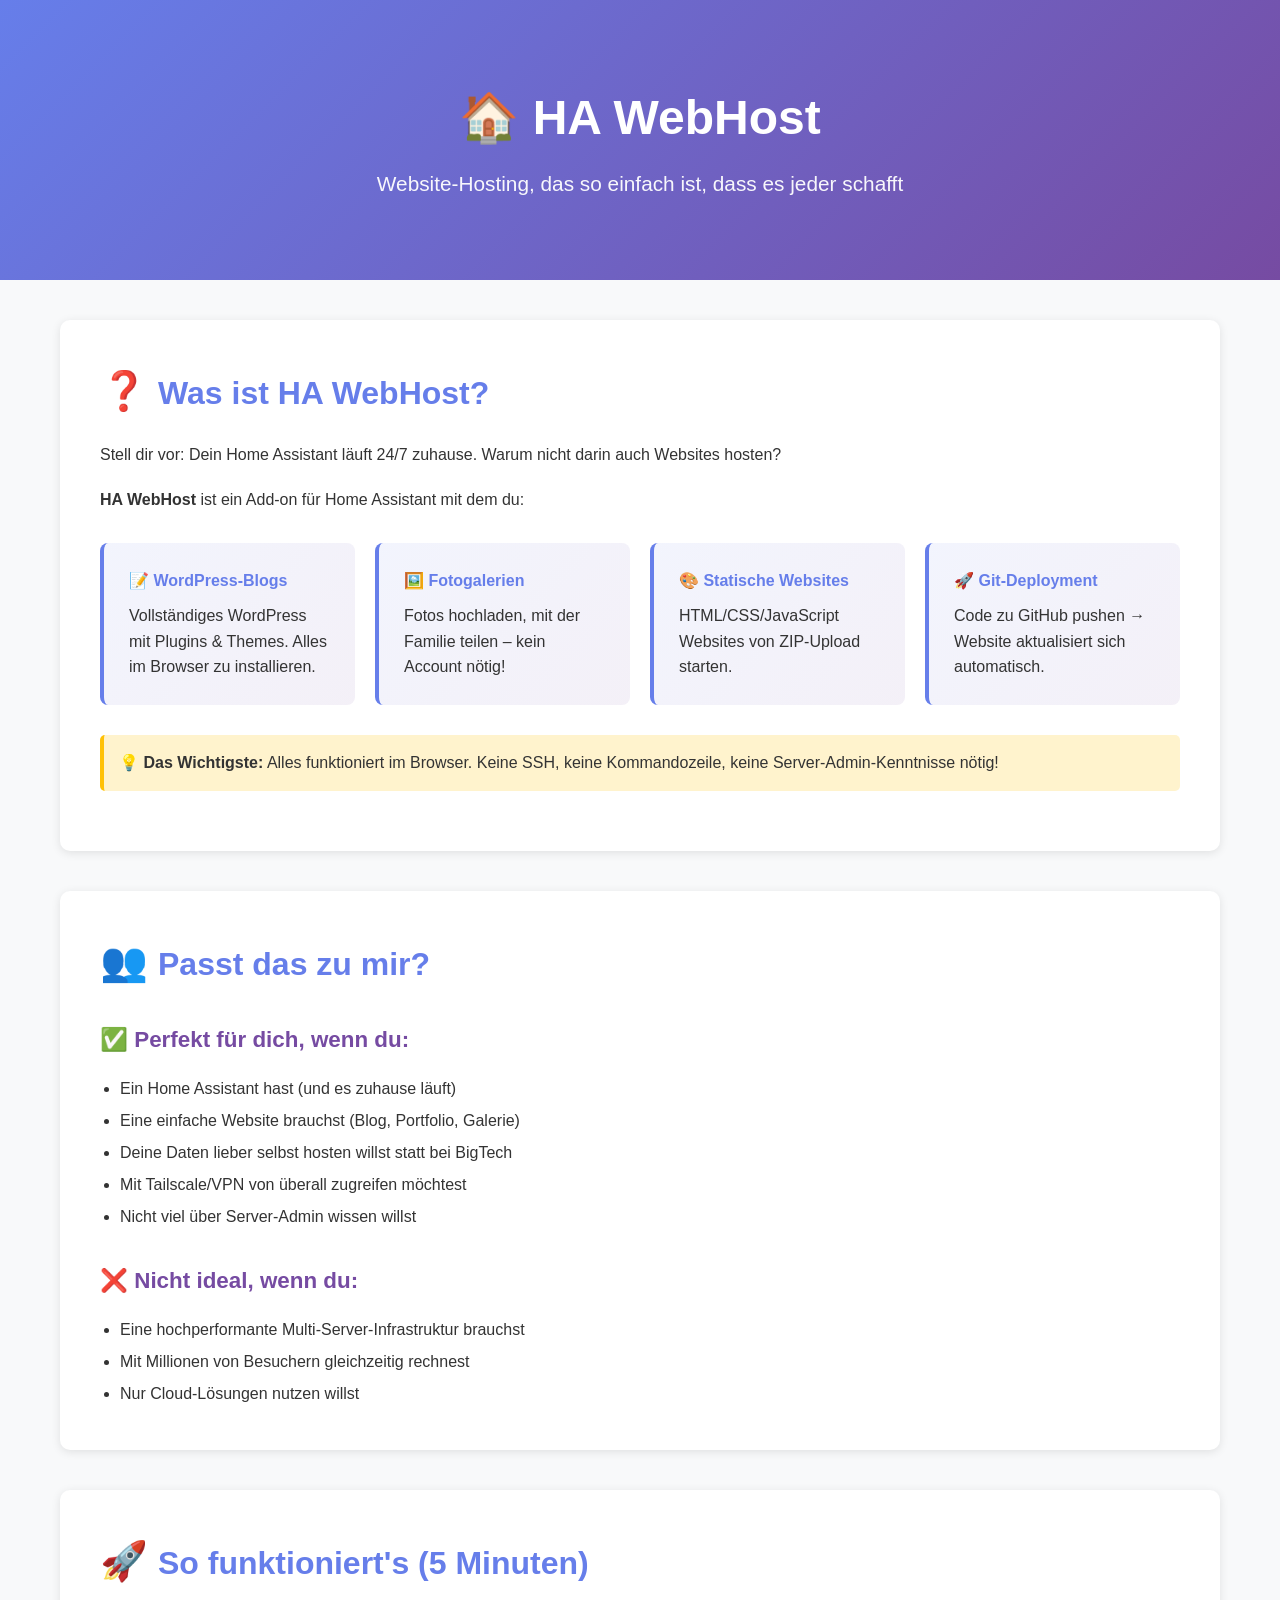
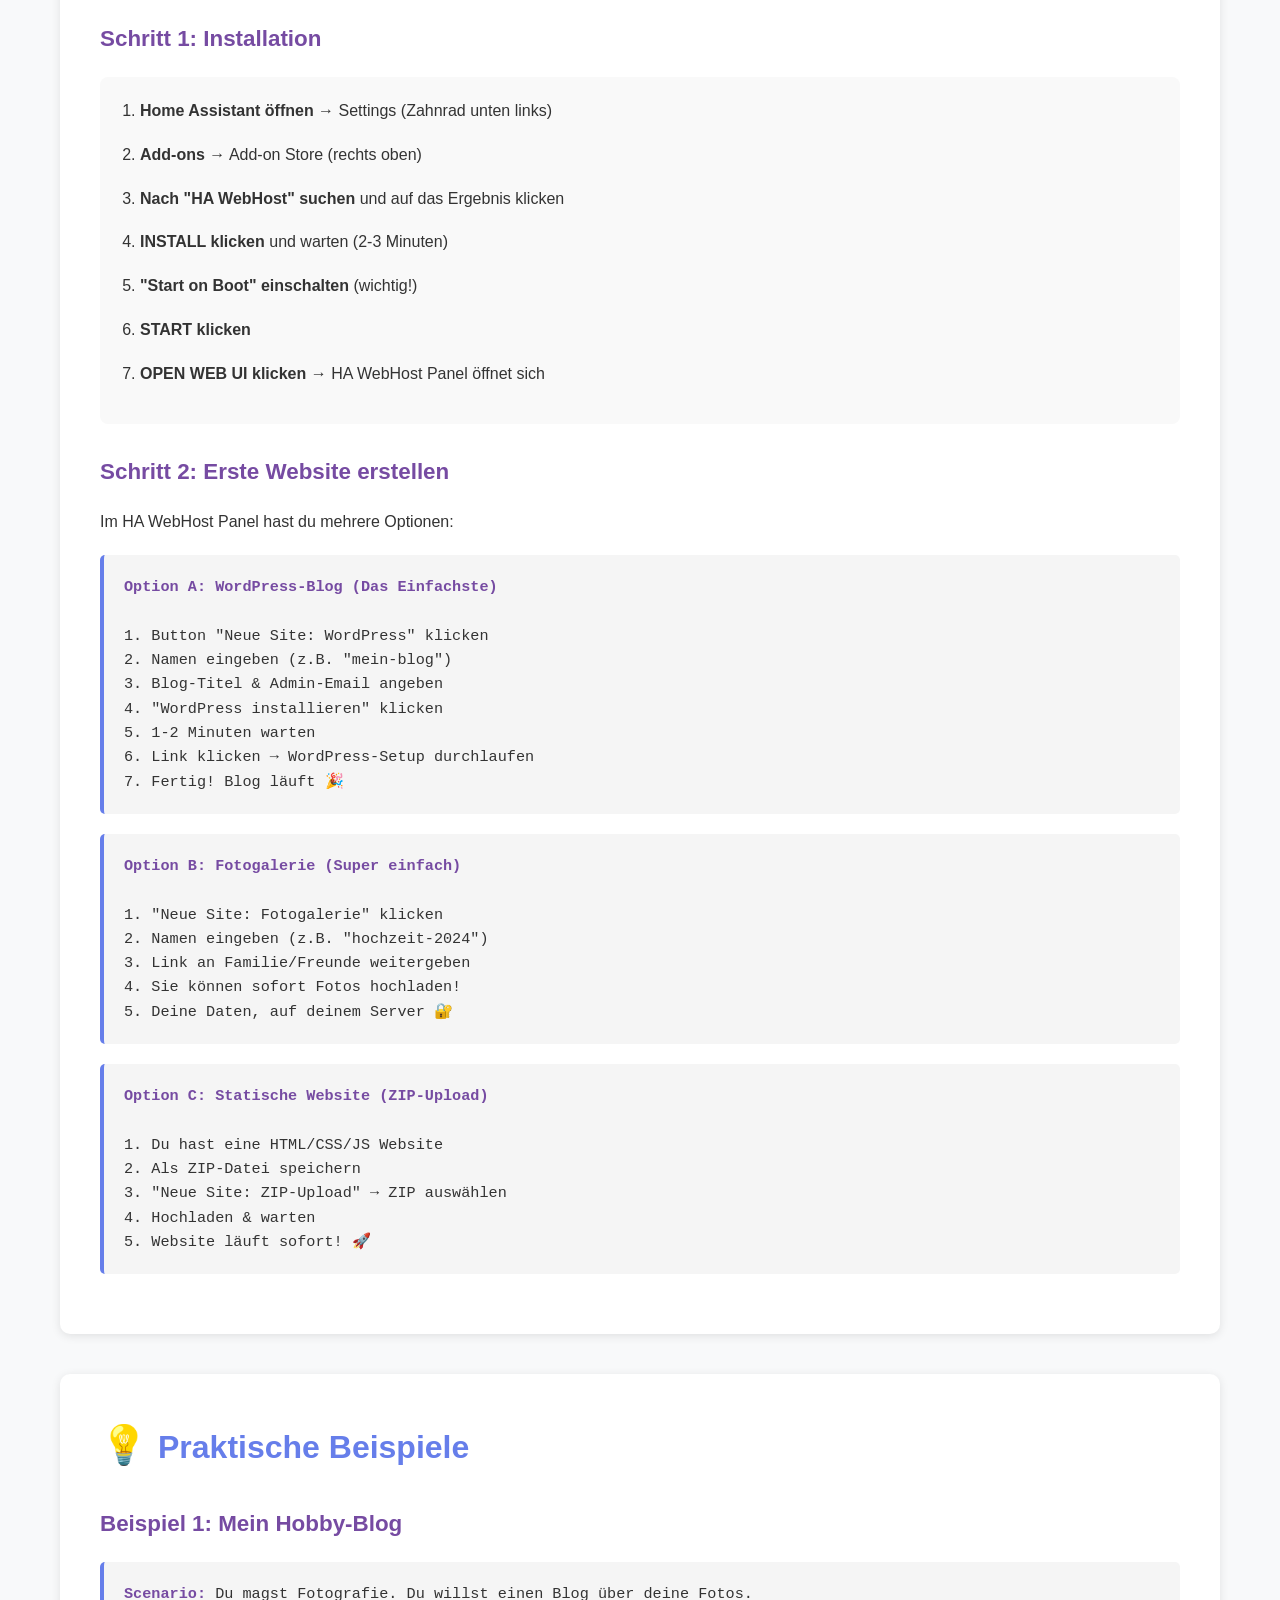
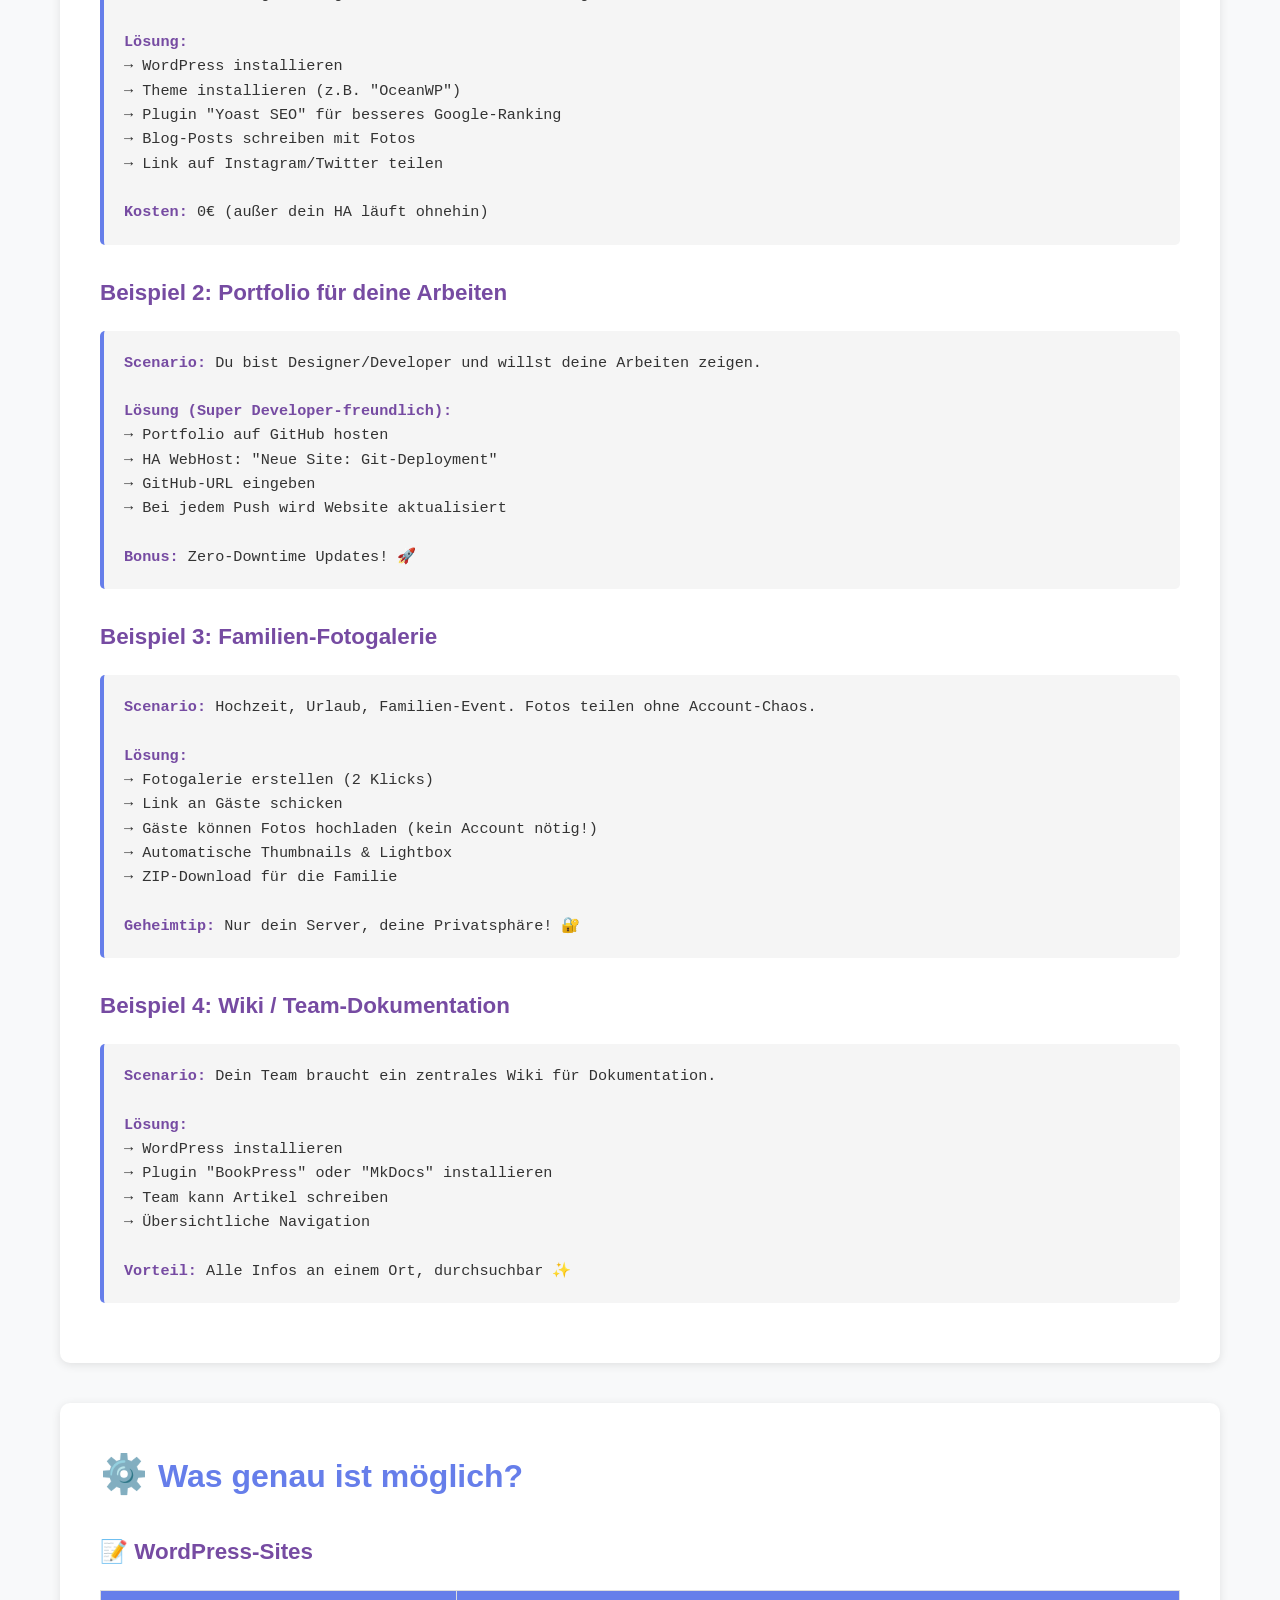
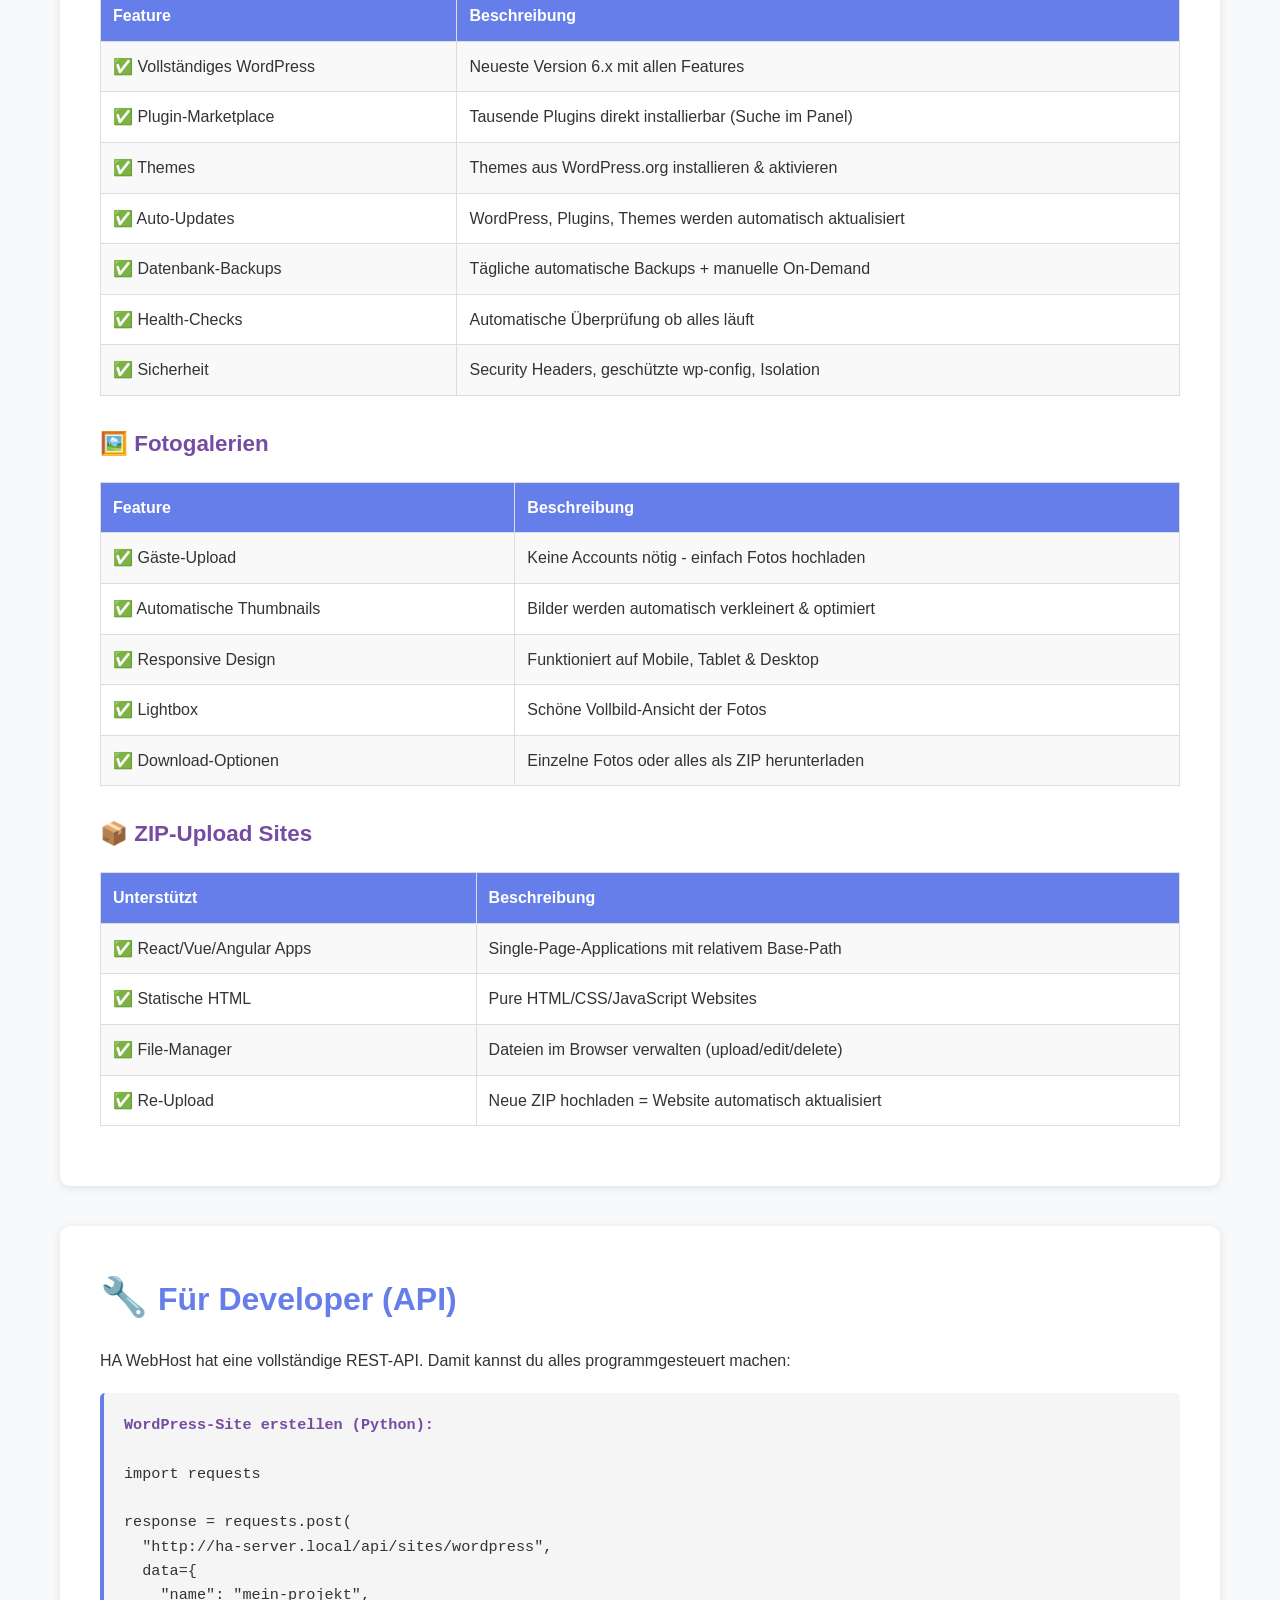
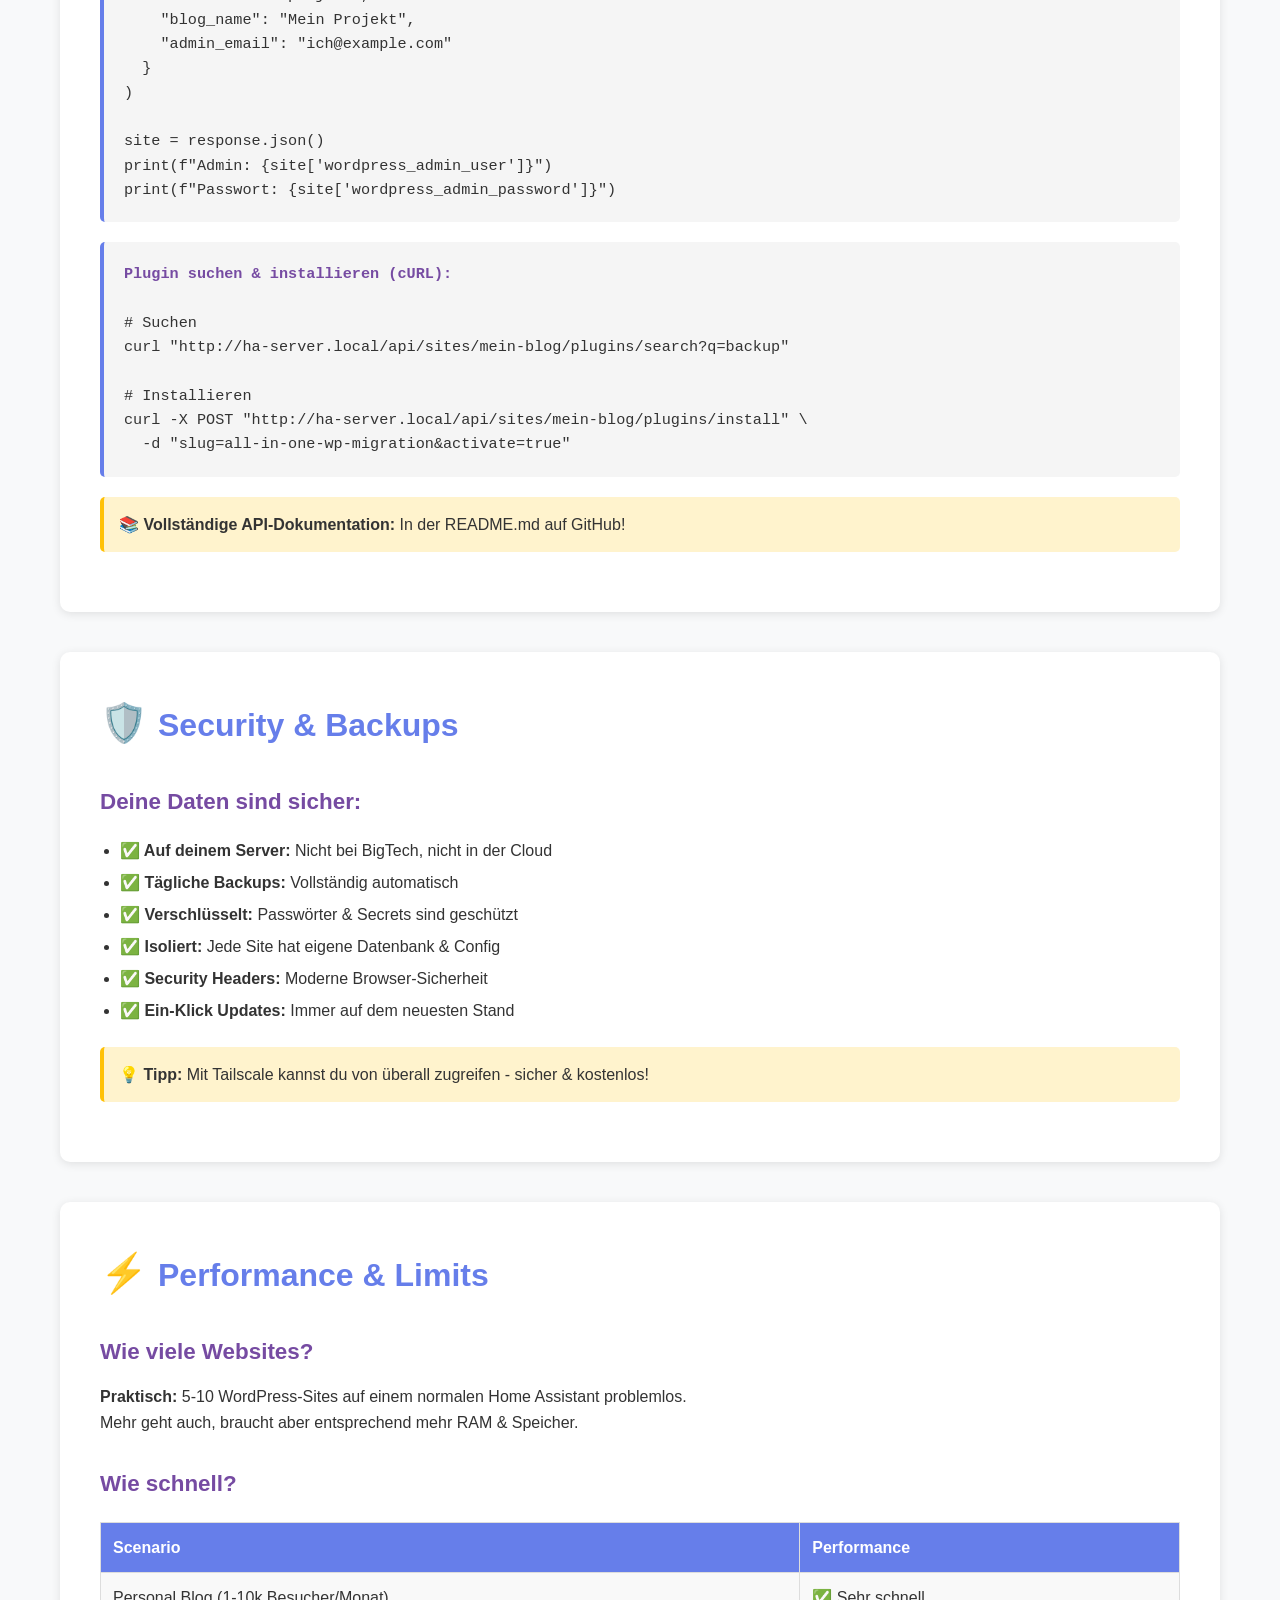
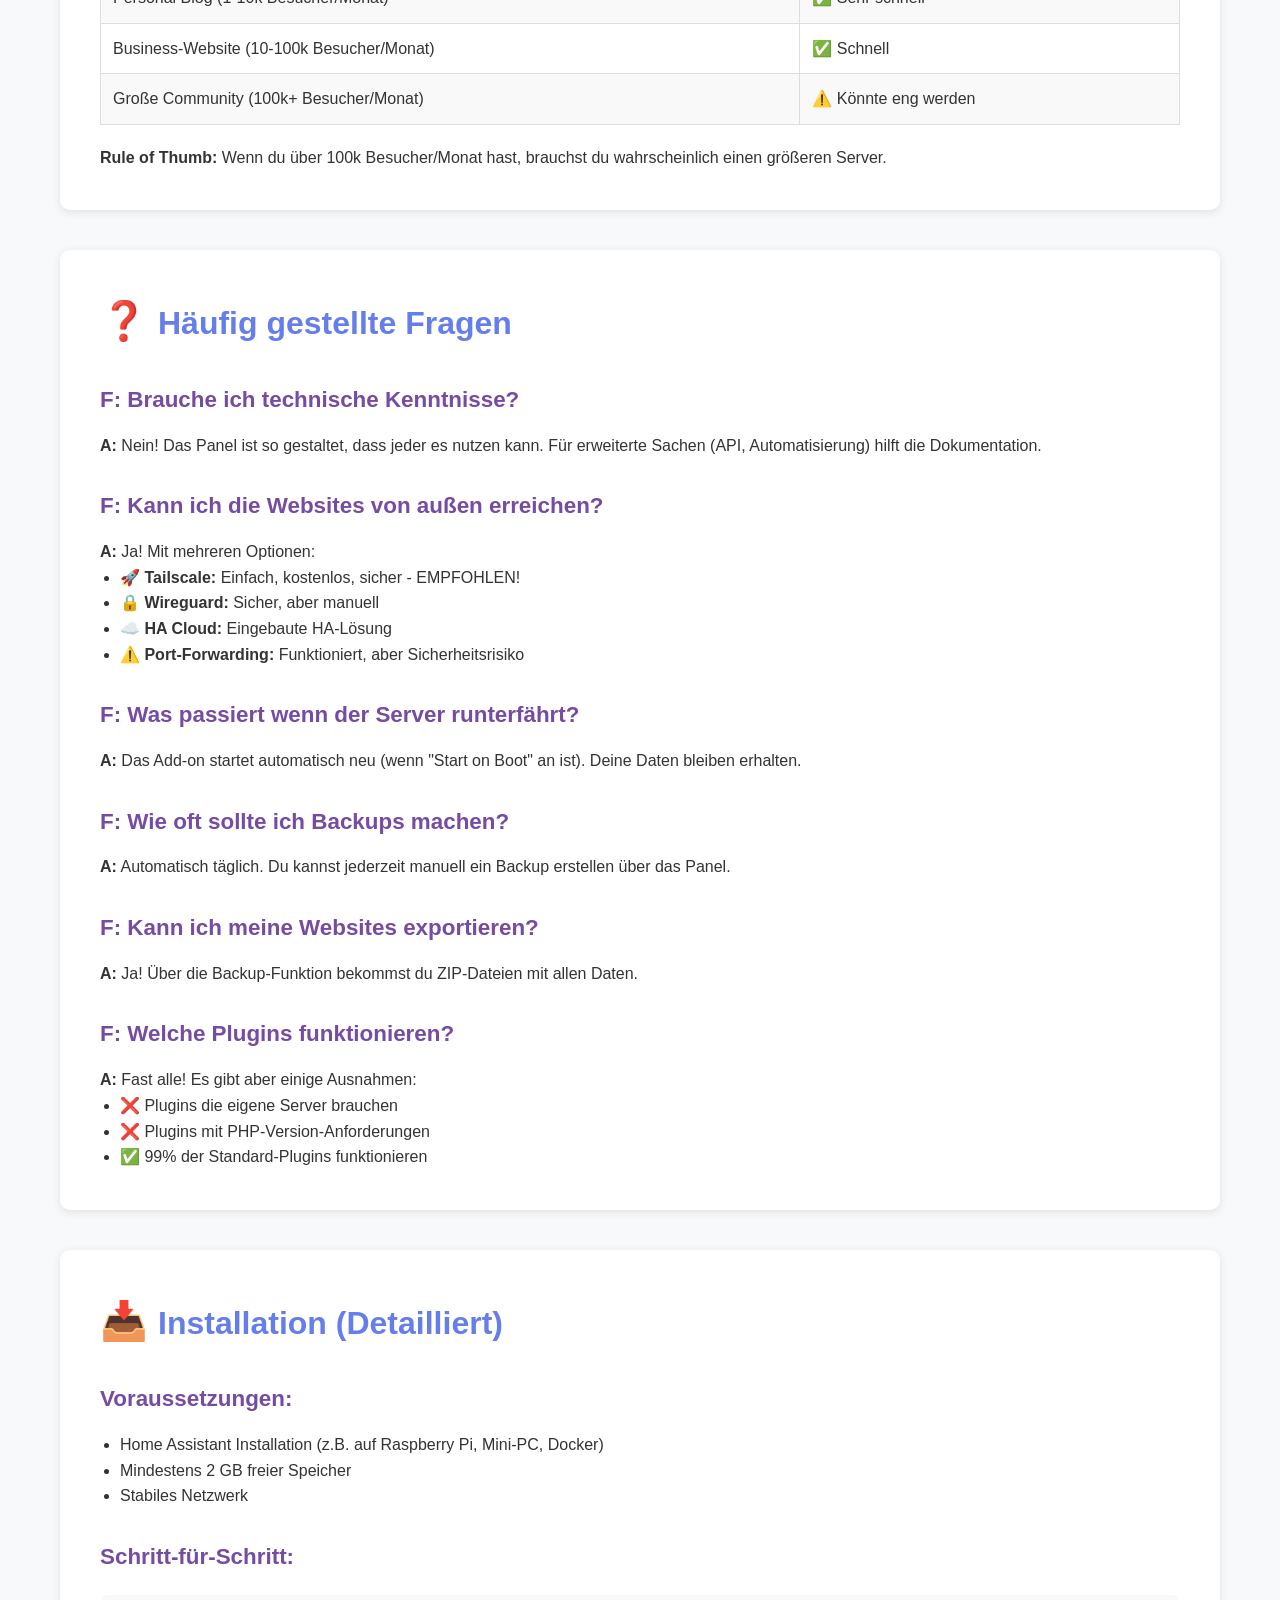
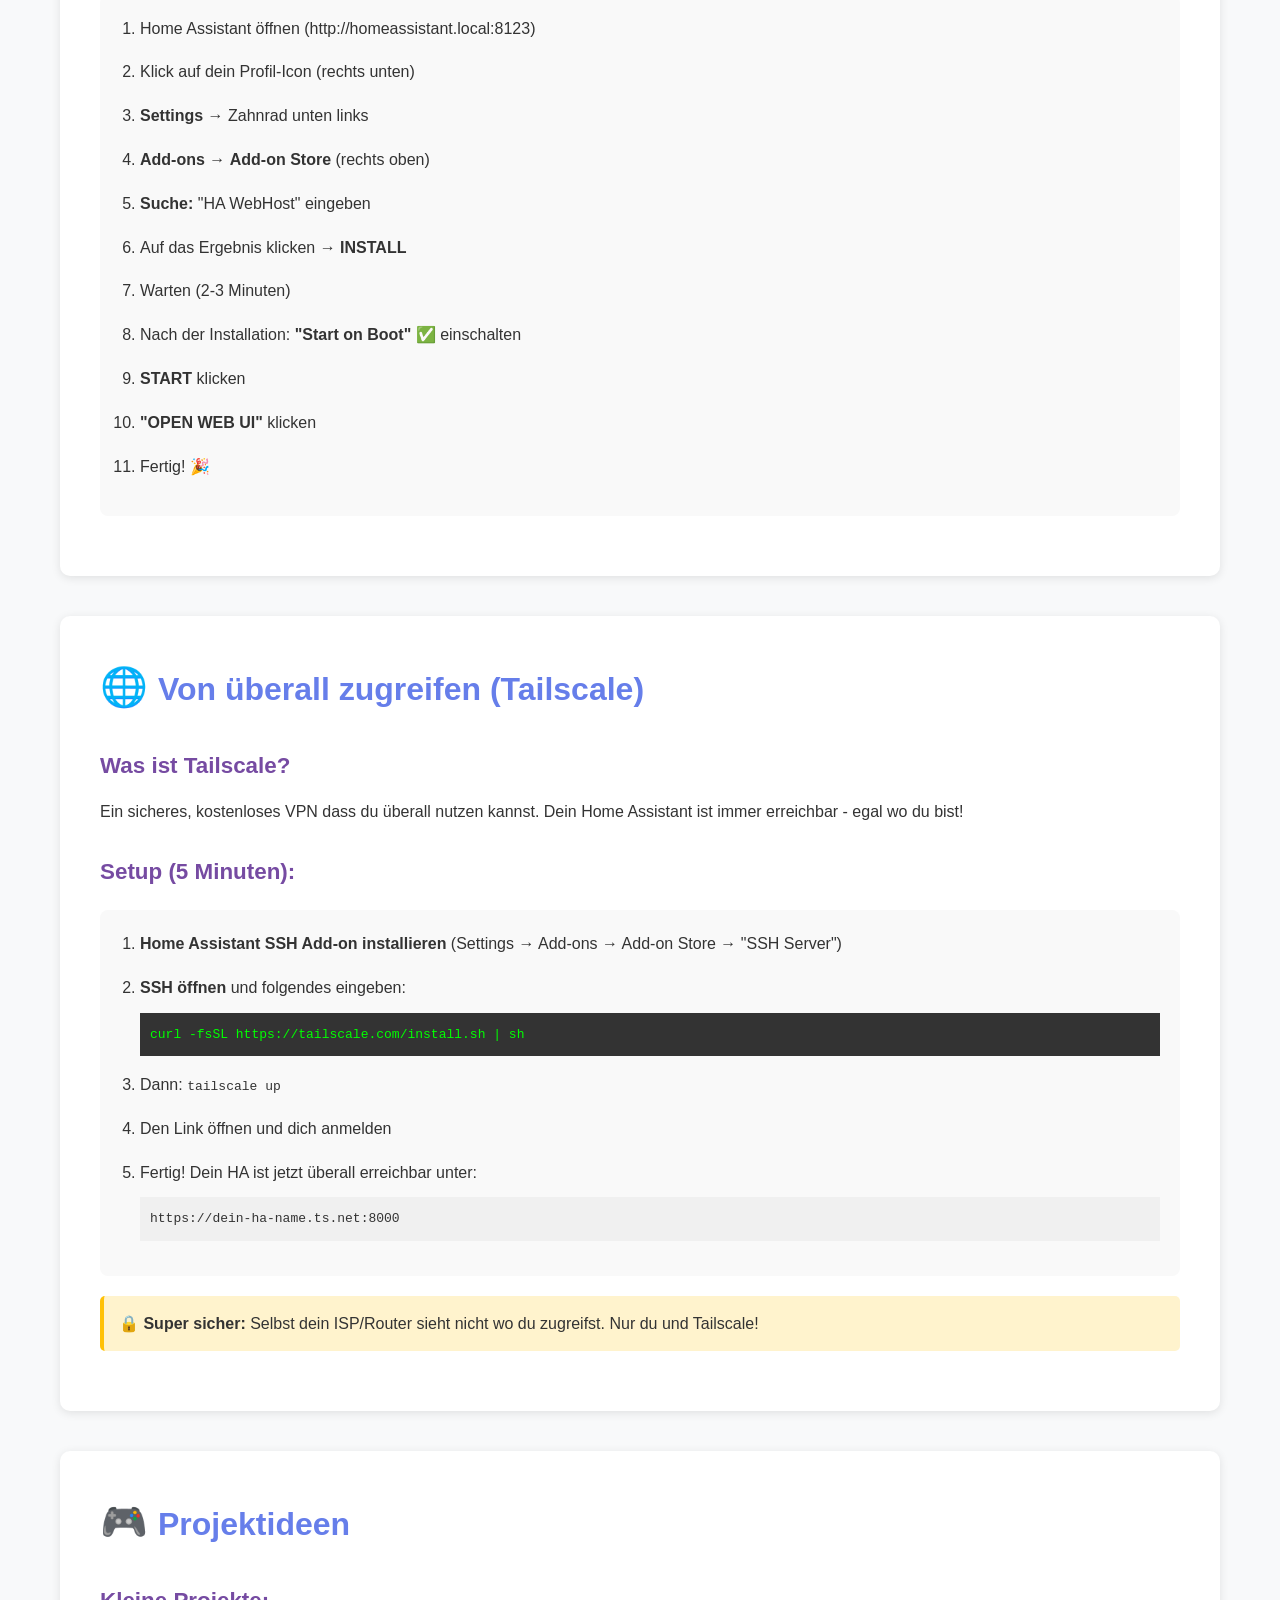
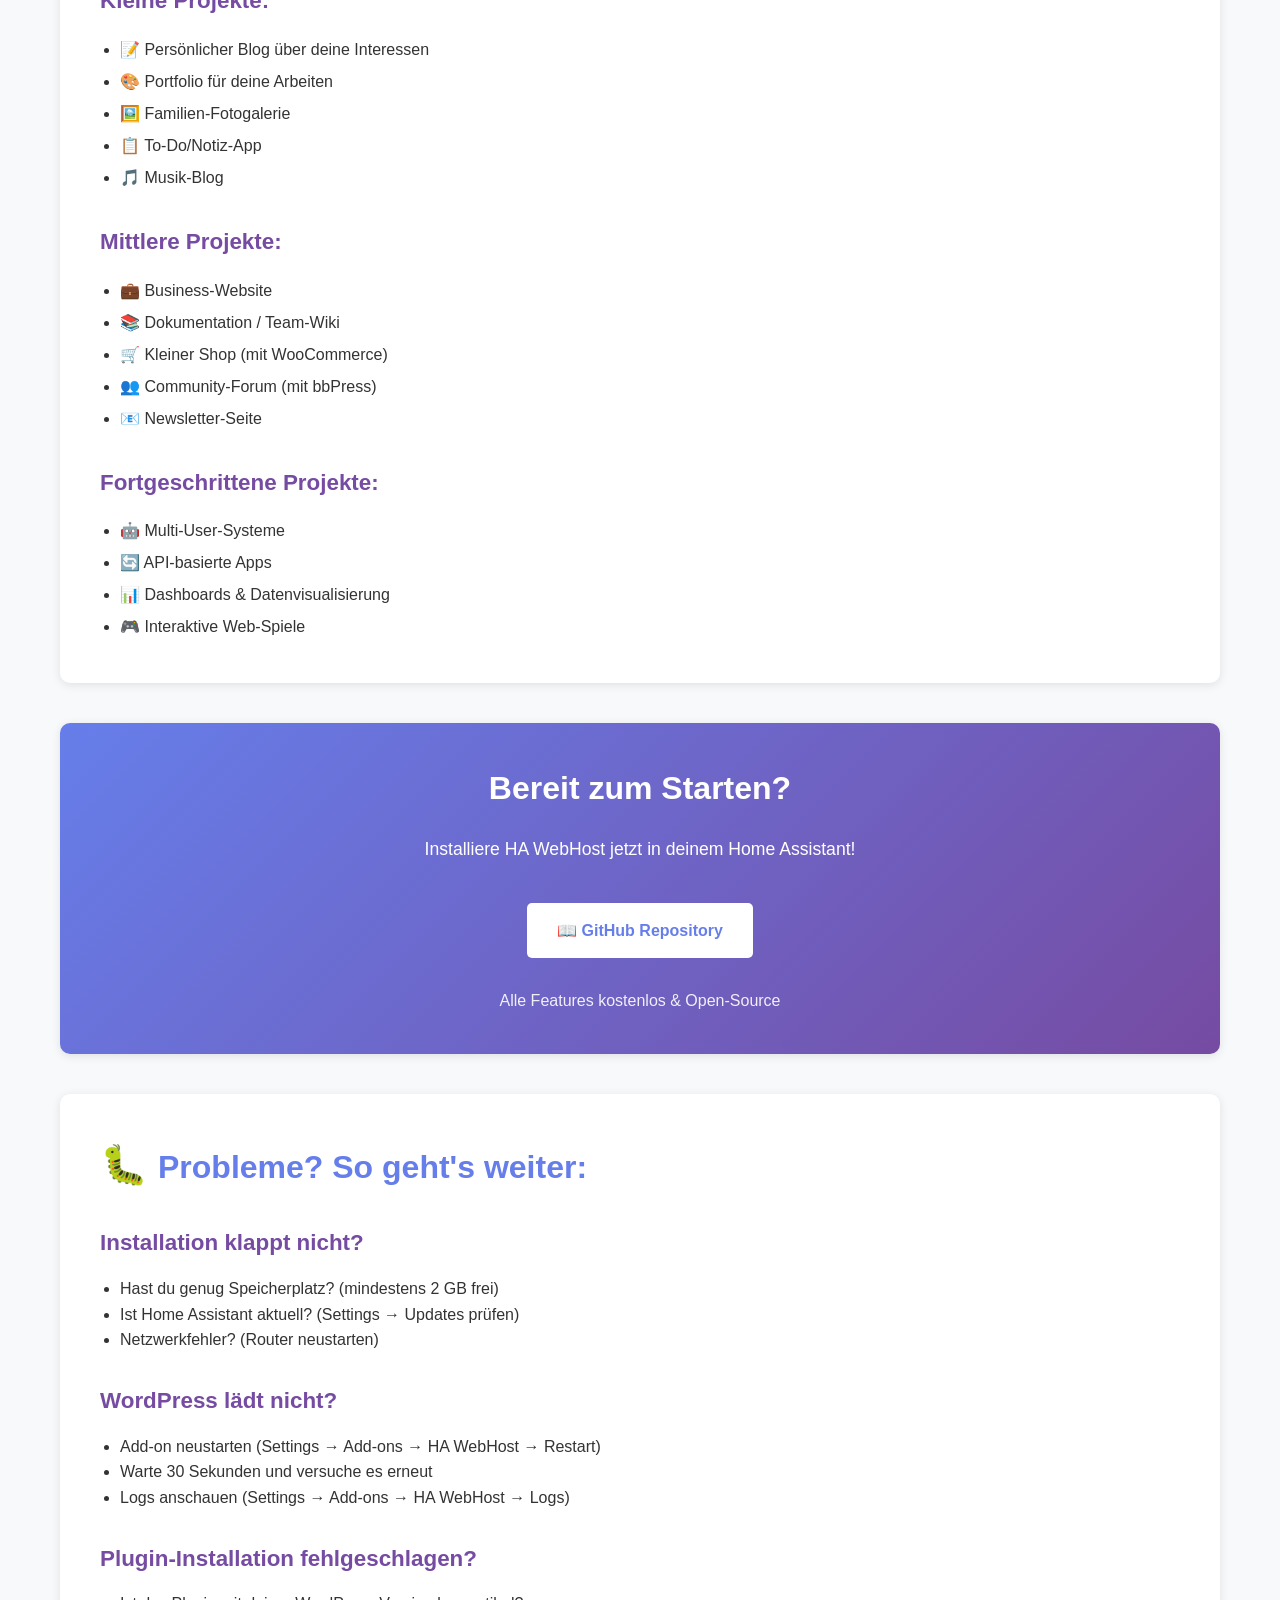
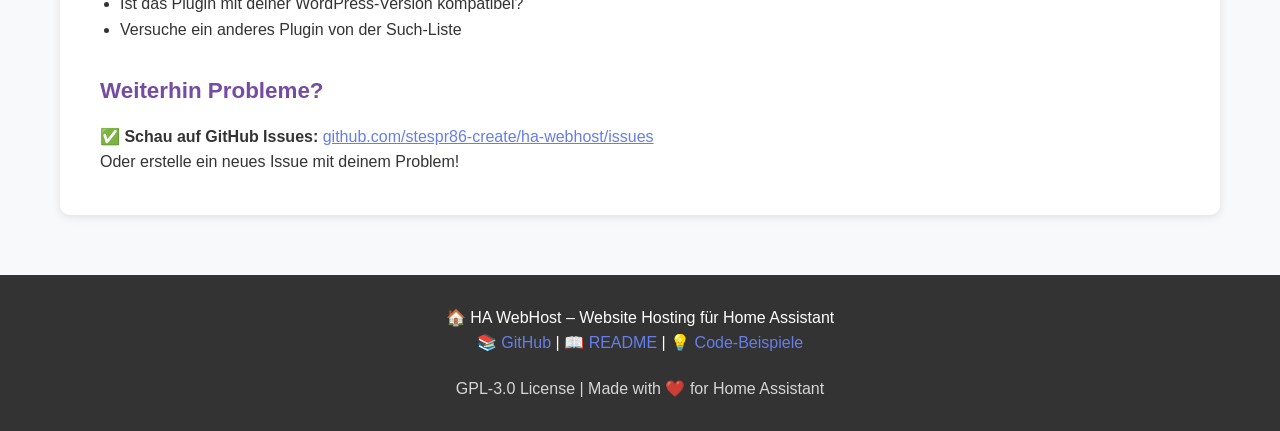
<file: docs/index.html>
<!DOCTYPE html>
<html lang="de">
<head>
    <meta charset="UTF-8">
    <meta name="viewport" content="width=device-width, initial-scale=1.0">
    <title>HA WebHost – Website Hosting für Home Assistant</title>
    <style>
        * {
            margin: 0;
            padding: 0;
            box-sizing: border-box;
        }

        body {
            font-family: -apple-system, BlinkMacSystemFont, 'Segoe UI', Roboto, Oxygen, Ubuntu, Cantarell, sans-serif;
            line-height: 1.6;
            color: #333;
            background: #f8f9fa;
        }

        header {
            background: linear-gradient(135deg, #667eea 0%, #764ba2 100%);
            color: white;
            padding: 80px 20px;
            text-align: center;
        }

        header h1 {
            font-size: 3em;
            margin-bottom: 10px;
        }

        header p {
            font-size: 1.3em;
            opacity: 0.95;
        }

        .container {
            max-width: 1200px;
            margin: 0 auto;
            padding: 0 20px;
        }

        .section {
            background: white;
            margin: 40px 0;
            padding: 40px;
            border-radius: 10px;
            box-shadow: 0 2px 10px rgba(0,0,0,0.1);
        }

        .section h2 {
            color: #667eea;
            margin-bottom: 20px;
            font-size: 2em;
        }

        .section h3 {
            color: #764ba2;
            margin-top: 30px;
            margin-bottom: 15px;
            font-size: 1.4em;
        }

        .feature-grid {
            display: grid;
            grid-template-columns: repeat(auto-fit, minmax(250px, 1fr));
            gap: 20px;
            margin: 30px 0;
        }

        .feature-card {
            background: linear-gradient(135deg, #667eea15 0%, #764ba215 100%);
            padding: 25px;
            border-radius: 8px;
            border-left: 4px solid #667eea;
        }

        .feature-card h4 {
            color: #667eea;
            margin-bottom: 10px;
        }

        .example {
            background: #f5f5f5;
            border-left: 4px solid #667eea;
            padding: 20px;
            margin: 20px 0;
            border-radius: 5px;
            font-family: 'Courier New', monospace;
            font-size: 0.95em;
            overflow-x: auto;
        }

        .example strong {
            color: #764ba2;
        }

        .step-by-step {
            background: #f9f9f9;
            padding: 20px;
            margin: 20px 0;
            border-radius: 8px;
        }

        .step-by-step ol {
            margin-left: 20px;
        }

        .step-by-step li {
            margin-bottom: 15px;
            line-height: 1.8;
        }

        .highlight {
            background: #fff3cd;
            border-left: 4px solid #ffc107;
            padding: 15px;
            margin: 20px 0;
            border-radius: 5px;
        }

        .cta-button {
            display: inline-block;
            background: linear-gradient(135deg, #667eea 0%, #764ba2 100%);
            color: white;
            padding: 15px 30px;
            border-radius: 5px;
            text-decoration: none;
            font-weight: bold;
            margin-top: 20px;
            transition: transform 0.2s;
        }

        .cta-button:hover {
            transform: translateY(-2px);
            box-shadow: 0 5px 15px rgba(102, 126, 234, 0.4);
        }

        footer {
            background: #333;
            color: white;
            text-align: center;
            padding: 30px;
            margin-top: 60px;
        }

        .emoji {
            font-size: 1.2em;
            margin-right: 10px;
        }

        table {
            width: 100%;
            border-collapse: collapse;
            margin: 20px 0;
        }

        table th, table td {
            border: 1px solid #ddd;
            padding: 12px;
            text-align: left;
        }

        table th {
            background: #667eea;
            color: white;
        }

        table tr:nth-child(even) {
            background: #f9f9f9;
        }

        @media (max-width: 768px) {
            header h1 {
                font-size: 2em;
            }

            .section {
                padding: 20px;
            }

            .feature-grid {
                grid-template-columns: 1fr;
            }
        }
    </style>
</head>
<body>
    <header>
        <h1>🏠 HA WebHost</h1>
        <p>Website-Hosting, das so einfach ist, dass es jeder schafft</p>
    </header>

    <div class="container">
        <!-- Was ist das? -->
        <div class="section">
            <h2><span class="emoji">❓</span>Was ist HA WebHost?</h2>

            <p>Stell dir vor: Dein Home Assistant läuft 24/7 zuhause. Warum nicht darin auch Websites hosten?</p>

            <p style="margin-top: 20px;"><strong>HA WebHost</strong> ist ein Add-on für Home Assistant mit dem du:</p>

            <div class="feature-grid">
                <div class="feature-card">
                    <h4>📝 WordPress-Blogs</h4>
                    <p>Vollständiges WordPress mit Plugins & Themes. Alles im Browser zu installieren.</p>
                </div>
                <div class="feature-card">
                    <h4>🖼️ Fotogalerien</h4>
                    <p>Fotos hochladen, mit der Familie teilen – kein Account nötig!</p>
                </div>
                <div class="feature-card">
                    <h4>🎨 Statische Websites</h4>
                    <p>HTML/CSS/JavaScript Websites von ZIP-Upload starten.</p>
                </div>
                <div class="feature-card">
                    <h4>🚀 Git-Deployment</h4>
                    <p>Code zu GitHub pushen → Website aktualisiert sich automatisch.</p>
                </div>
            </div>

            <div class="highlight">
                <strong>💡 Das Wichtigste:</strong> Alles funktioniert im Browser. Keine SSH, keine Kommandozeile, keine Server-Admin-Kenntnisse nötig!
            </div>
        </div>

        <!-- Wer sollte das nutzen? -->
        <div class="section">
            <h2><span class="emoji">👥</span>Passt das zu mir?</h2>

            <h3>✅ Perfekt für dich, wenn du:</h3>
            <ul style="margin-left: 20px; line-height: 2;">
                <li>Ein Home Assistant hast (und es zuhause läuft)</li>
                <li>Eine einfache Website brauchst (Blog, Portfolio, Galerie)</li>
                <li>Deine Daten lieber selbst hosten willst statt bei BigTech</li>
                <li>Mit Tailscale/VPN von überall zugreifen möchtest</li>
                <li>Nicht viel über Server-Admin wissen willst</li>
            </ul>

            <h3>❌ Nicht ideal, wenn du:</h3>
            <ul style="margin-left: 20px; line-height: 2;">
                <li>Eine hochperformante Multi-Server-Infrastruktur brauchst</li>
                <li>Mit Millionen von Besuchern gleichzeitig rechnest</li>
                <li>Nur Cloud-Lösungen nutzen willst</li>
            </ul>
        </div>

        <!-- Schritt-für-Schritt Guide -->
        <div class="section">
            <h2><span class="emoji">🚀</span>So funktioniert's (5 Minuten)</h2>

            <h3>Schritt 1: Installation</h3>
            <div class="step-by-step">
                <ol>
                    <li><strong>Home Assistant öffnen</strong> → Settings (Zahnrad unten links)</li>
                    <li><strong>Add-ons</strong> → Add-on Store (rechts oben)</li>
                    <li><strong>Nach "HA WebHost" suchen</strong> und auf das Ergebnis klicken</li>
                    <li><strong>INSTALL klicken</strong> und warten (2-3 Minuten)</li>
                    <li><strong>"Start on Boot" einschalten</strong> (wichtig!)</li>
                    <li><strong>START klicken</strong></li>
                    <li><strong>OPEN WEB UI klicken</strong> → HA WebHost Panel öffnet sich</li>
                </ol>
            </div>

            <h3>Schritt 2: Erste Website erstellen</h3>
            <p style="margin: 20px 0;">Im HA WebHost Panel hast du mehrere Optionen:</p>

            <div class="example">
                <strong>Option A: WordPress-Blog (Das Einfachste)</strong>
                <br><br>
                1. Button "Neue Site: WordPress" klicken
                <br>2. Namen eingeben (z.B. "mein-blog")
                <br>3. Blog-Titel & Admin-Email angeben
                <br>4. "WordPress installieren" klicken
                <br>5. 1-2 Minuten warten
                <br>6. Link klicken → WordPress-Setup durchlaufen
                <br>7. Fertig! Blog läuft 🎉
            </div>

            <div class="example">
                <strong>Option B: Fotogalerie (Super einfach)</strong>
                <br><br>
                1. "Neue Site: Fotogalerie" klicken
                <br>2. Namen eingeben (z.B. "hochzeit-2024")
                <br>3. Link an Familie/Freunde weitergeben
                <br>4. Sie können sofort Fotos hochladen!
                <br>5. Deine Daten, auf deinem Server 🔐
            </div>

            <div class="example">
                <strong>Option C: Statische Website (ZIP-Upload)</strong>
                <br><br>
                1. Du hast eine HTML/CSS/JS Website
                <br>2. Als ZIP-Datei speichern
                <br>3. "Neue Site: ZIP-Upload" → ZIP auswählen
                <br>4. Hochladen & warten
                <br>5. Website läuft sofort! 🚀
            </div>
        </div>

        <!-- Praktische Beispiele -->
        <div class="section">
            <h2><span class="emoji">💡</span>Praktische Beispiele</h2>

            <h3>Beispiel 1: Mein Hobby-Blog</h3>
            <div class="example">
                <strong>Scenario:</strong> Du magst Fotografie. Du willst einen Blog über deine Fotos.
                <br><br>
                <strong>Lösung:</strong>
                <br>→ WordPress installieren
                <br>→ Theme installieren (z.B. "OceanWP")
                <br>→ Plugin "Yoast SEO" für besseres Google-Ranking
                <br>→ Blog-Posts schreiben mit Fotos
                <br>→ Link auf Instagram/Twitter teilen
                <br><br>
                <strong>Kosten:</strong> 0€ (außer dein HA läuft ohnehin)
            </div>

            <h3>Beispiel 2: Portfolio für deine Arbeiten</h3>
            <div class="example">
                <strong>Scenario:</strong> Du bist Designer/Developer und willst deine Arbeiten zeigen.
                <br><br>
                <strong>Lösung (Super Developer-freundlich):</strong>
                <br>→ Portfolio auf GitHub hosten
                <br>→ HA WebHost: "Neue Site: Git-Deployment"
                <br>→ GitHub-URL eingeben
                <br>→ Bei jedem Push wird Website aktualisiert
                <br><br>
                <strong>Bonus:</strong> Zero-Downtime Updates! 🚀
            </div>

            <h3>Beispiel 3: Familien-Fotogalerie</h3>
            <div class="example">
                <strong>Scenario:</strong> Hochzeit, Urlaub, Familien-Event. Fotos teilen ohne Account-Chaos.
                <br><br>
                <strong>Lösung:</strong>
                <br>→ Fotogalerie erstellen (2 Klicks)
                <br>→ Link an Gäste schicken
                <br>→ Gäste können Fotos hochladen (kein Account nötig!)
                <br>→ Automatische Thumbnails & Lightbox
                <br>→ ZIP-Download für die Familie
                <br><br>
                <strong>Geheimtip:</strong> Nur dein Server, deine Privatsphäre! 🔐
            </div>

            <h3>Beispiel 4: Wiki / Team-Dokumentation</h3>
            <div class="example">
                <strong>Scenario:</strong> Dein Team braucht ein zentrales Wiki für Dokumentation.
                <br><br>
                <strong>Lösung:</strong>
                <br>→ WordPress installieren
                <br>→ Plugin "BookPress" oder "MkDocs" installieren
                <br>→ Team kann Artikel schreiben
                <br>→ Übersichtliche Navigation
                <br><br>
                <strong>Vorteil:</strong> Alle Infos an einem Ort, durchsuchbar ✨
            </div>
        </div>

        <!-- Features im Detail -->
        <div class="section">
            <h2><span class="emoji">⚙️</span>Was genau ist möglich?</h2>

            <h3>📝 WordPress-Sites</h3>
            <table>
                <tr>
                    <th>Feature</th>
                    <th>Beschreibung</th>
                </tr>
                <tr>
                    <td>✅ Vollständiges WordPress</td>
                    <td>Neueste Version 6.x mit allen Features</td>
                </tr>
                <tr>
                    <td>✅ Plugin-Marketplace</td>
                    <td>Tausende Plugins direkt installierbar (Suche im Panel)</td>
                </tr>
                <tr>
                    <td>✅ Themes</td>
                    <td>Themes aus WordPress.org installieren & aktivieren</td>
                </tr>
                <tr>
                    <td>✅ Auto-Updates</td>
                    <td>WordPress, Plugins, Themes werden automatisch aktualisiert</td>
                </tr>
                <tr>
                    <td>✅ Datenbank-Backups</td>
                    <td>Tägliche automatische Backups + manuelle On-Demand</td>
                </tr>
                <tr>
                    <td>✅ Health-Checks</td>
                    <td>Automatische Überprüfung ob alles läuft</td>
                </tr>
                <tr>
                    <td>✅ Sicherheit</td>
                    <td>Security Headers, geschützte wp-config, Isolation</td>
                </tr>
            </table>

            <h3>🖼️ Fotogalerien</h3>
            <table>
                <tr>
                    <th>Feature</th>
                    <th>Beschreibung</th>
                </tr>
                <tr>
                    <td>✅ Gäste-Upload</td>
                    <td>Keine Accounts nötig - einfach Fotos hochladen</td>
                </tr>
                <tr>
                    <td>✅ Automatische Thumbnails</td>
                    <td>Bilder werden automatisch verkleinert & optimiert</td>
                </tr>
                <tr>
                    <td>✅ Responsive Design</td>
                    <td>Funktioniert auf Mobile, Tablet & Desktop</td>
                </tr>
                <tr>
                    <td>✅ Lightbox</td>
                    <td>Schöne Vollbild-Ansicht der Fotos</td>
                </tr>
                <tr>
                    <td>✅ Download-Optionen</td>
                    <td>Einzelne Fotos oder alles als ZIP herunterladen</td>
                </tr>
            </table>

            <h3>📦 ZIP-Upload Sites</h3>
            <table>
                <tr>
                    <th>Unterstützt</th>
                    <th>Beschreibung</th>
                </tr>
                <tr>
                    <td>✅ React/Vue/Angular Apps</td>
                    <td>Single-Page-Applications mit relativem Base-Path</td>
                </tr>
                <tr>
                    <td>✅ Statische HTML</td>
                    <td>Pure HTML/CSS/JavaScript Websites</td>
                </tr>
                <tr>
                    <td>✅ File-Manager</td>
                    <td>Dateien im Browser verwalten (upload/edit/delete)</td>
                </tr>
                <tr>
                    <td>✅ Re-Upload</td>
                    <td>Neue ZIP hochladen = Website automatisch aktualisiert</td>
                </tr>
            </table>
        </div>

        <!-- API für Developer -->
        <div class="section">
            <h2><span class="emoji">🔧</span>Für Developer (API)</h2>

            <p>HA WebHost hat eine vollständige REST-API. Damit kannst du alles programmgesteuert machen:</p>

            <div class="example">
                <strong>WordPress-Site erstellen (Python):</strong>
                <br><br>
                import requests
                <br><br>
                response = requests.post(
                <br>&nbsp;&nbsp;"http://ha-server.local/api/sites/wordpress",
                <br>&nbsp;&nbsp;data={
                <br>&nbsp;&nbsp;&nbsp;&nbsp;"name": "mein-projekt",
                <br>&nbsp;&nbsp;&nbsp;&nbsp;"blog_name": "Mein Projekt",
                <br>&nbsp;&nbsp;&nbsp;&nbsp;"admin_email": "ich@example.com"
                <br>&nbsp;&nbsp;}
                <br>)
                <br><br>
                site = response.json()
                <br>print(f"Admin: {site['wordpress_admin_user']}")
                <br>print(f"Passwort: {site['wordpress_admin_password']}")
            </div>

            <div class="example">
                <strong>Plugin suchen & installieren (cURL):</strong>
                <br><br>
                # Suchen
                <br>curl "http://ha-server.local/api/sites/mein-blog/plugins/search?q=backup"
                <br><br>
                # Installieren
                <br>curl -X POST "http://ha-server.local/api/sites/mein-blog/plugins/install" \
                <br>&nbsp;&nbsp;-d "slug=all-in-one-wp-migration&activate=true"
            </div>

            <div class="highlight">
                <strong>📚 Vollständige API-Dokumentation:</strong> In der README.md auf GitHub!
            </div>
        </div>

        <!-- Security & Backups -->
        <div class="section">
            <h2><span class="emoji">🛡️</span>Security & Backups</h2>

            <h3>Deine Daten sind sicher:</h3>
            <ul style="margin-left: 20px; line-height: 2;">
                <li><strong>✅ Auf deinem Server:</strong> Nicht bei BigTech, nicht in der Cloud</li>
                <li><strong>✅ Tägliche Backups:</strong> Vollständig automatisch</li>
                <li><strong>✅ Verschlüsselt:</strong> Passwörter & Secrets sind geschützt</li>
                <li><strong>✅ Isoliert:</strong> Jede Site hat eigene Datenbank & Config</li>
                <li><strong>✅ Security Headers:</strong> Moderne Browser-Sicherheit</li>
                <li><strong>✅ Ein-Klick Updates:</strong> Immer auf dem neuesten Stand</li>
            </ul>

            <div class="highlight">
                <strong>💡 Tipp:</strong> Mit Tailscale kannst du von überall zugreifen - sicher & kostenlos!
            </div>
        </div>

        <!-- Performance -->
        <div class="section">
            <h2><span class="emoji">⚡</span>Performance & Limits</h2>

            <h3>Wie viele Websites?</h3>
            <p><strong>Praktisch:</strong> 5-10 WordPress-Sites auf einem normalen Home Assistant problemlos.</p>
            <p>Mehr geht auch, braucht aber entsprechend mehr RAM & Speicher.</p>

            <h3>Wie schnell?</h3>
            <table>
                <tr>
                    <th>Scenario</th>
                    <th>Performance</th>
                </tr>
                <tr>
                    <td>Personal Blog (1-10k Besucher/Monat)</td>
                    <td>✅ Sehr schnell</td>
                </tr>
                <tr>
                    <td>Business-Website (10-100k Besucher/Monat)</td>
                    <td>✅ Schnell</td>
                </tr>
                <tr>
                    <td>Große Community (100k+ Besucher/Monat)</td>
                    <td>⚠️ Könnte eng werden</td>
                </tr>
            </table>

            <p style="margin-top: 20px;"><strong>Rule of Thumb:</strong> Wenn du über 100k Besucher/Monat hast, brauchst du wahrscheinlich einen größeren Server.</p>
        </div>

        <!-- FAQ -->
        <div class="section">
            <h2><span class="emoji">❓</span>Häufig gestellte Fragen</h2>

            <h3>F: Brauche ich technische Kenntnisse?</h3>
            <p><strong>A:</strong> Nein! Das Panel ist so gestaltet, dass jeder es nutzen kann. Für erweiterte Sachen (API, Automatisierung) hilft die Dokumentation.</p>

            <h3>F: Kann ich die Websites von außen erreichen?</h3>
            <p><strong>A:</strong> Ja! Mit mehreren Optionen:</p>
            <ul style="margin-left: 20px;">
                <li><strong>🚀 Tailscale:</strong> Einfach, kostenlos, sicher - EMPFOHLEN!</li>
                <li><strong>🔒 Wireguard:</strong> Sicher, aber manuell</li>
                <li><strong>☁️ HA Cloud:</strong> Eingebaute HA-Lösung</li>
                <li><strong>⚠️ Port-Forwarding:</strong> Funktioniert, aber Sicherheitsrisiko</li>
            </ul>

            <h3>F: Was passiert wenn der Server runterfährt?</h3>
            <p><strong>A:</strong> Das Add-on startet automatisch neu (wenn "Start on Boot" an ist). Deine Daten bleiben erhalten.</p>

            <h3>F: Wie oft sollte ich Backups machen?</h3>
            <p><strong>A:</strong> Automatisch täglich. Du kannst jederzeit manuell ein Backup erstellen über das Panel.</p>

            <h3>F: Kann ich meine Websites exportieren?</h3>
            <p><strong>A:</strong> Ja! Über die Backup-Funktion bekommst du ZIP-Dateien mit allen Daten.</p>

            <h3>F: Welche Plugins funktionieren?</h3>
            <p><strong>A:</strong> Fast alle! Es gibt aber einige Ausnahmen:</p>
            <ul style="margin-left: 20px;">
                <li>❌ Plugins die eigene Server brauchen</li>
                <li>❌ Plugins mit PHP-Version-Anforderungen</li>
                <li>✅ 99% der Standard-Plugins funktionieren</li>
            </ul>
        </div>

        <!-- Installation Guide -->
        <div class="section">
            <h2><span class="emoji">📥</span>Installation (Detailliert)</h2>

            <h3>Voraussetzungen:</h3>
            <ul style="margin-left: 20px;">
                <li>Home Assistant Installation (z.B. auf Raspberry Pi, Mini-PC, Docker)</li>
                <li>Mindestens 2 GB freier Speicher</li>
                <li>Stabiles Netzwerk</li>
            </ul>

            <h3>Schritt-für-Schritt:</h3>
            <div class="step-by-step">
                <ol>
                    <li>Home Assistant öffnen (http://homeassistant.local:8123)</li>
                    <li>Klick auf dein Profil-Icon (rechts unten)</li>
                    <li><strong>Settings</strong> → Zahnrad unten links</li>
                    <li><strong>Add-ons</strong> → <strong>Add-on Store</strong> (rechts oben)</li>
                    <li><strong>Suche:</strong> "HA WebHost" eingeben</li>
                    <li>Auf das Ergebnis klicken → <strong>INSTALL</strong></li>
                    <li>Warten (2-3 Minuten)</li>
                    <li>Nach der Installation: <strong>"Start on Boot"</strong> ✅ einschalten</li>
                    <li><strong>START</strong> klicken</li>
                    <li><strong>"OPEN WEB UI"</strong> klicken</li>
                    <li>Fertig! 🎉</li>
                </ol>
            </div>
        </div>

        <!-- Externe Zugriff mit Tailscale -->
        <div class="section">
            <h2><span class="emoji">🌐</span>Von überall zugreifen (Tailscale)</h2>

            <h3>Was ist Tailscale?</h3>
            <p>Ein sicheres, kostenloses VPN dass du überall nutzen kannst. Dein Home Assistant ist immer erreichbar - egal wo du bist!</p>

            <h3>Setup (5 Minuten):</h3>
            <div class="step-by-step">
                <ol>
                    <li><strong>Home Assistant SSH Add-on installieren</strong> (Settings → Add-ons → Add-on Store → "SSH Server")</li>
                    <li><strong>SSH öffnen</strong> und folgendes eingeben:
                        <div style="background: #333; color: #0f0; padding: 10px; margin: 10px 0; font-family: monospace;">
curl -fsSL https://tailscale.com/install.sh | sh
                        </div>
                    </li>
                    <li>Dann: <code>tailscale up</code></li>
                    <li>Den Link öffnen und dich anmelden</li>
                    <li>Fertig! Dein HA ist jetzt überall erreichbar unter:
                        <div style="background: #f0f0f0; padding: 10px; margin: 10px 0; font-family: monospace;">
https://dein-ha-name.ts.net:8000
                        </div>
                    </li>
                </ol>
            </div>

            <div class="highlight">
                <strong>🔒 Super sicher:</strong> Selbst dein ISP/Router sieht nicht wo du zugreifst. Nur du und Tailscale!
            </div>
        </div>

        <!-- Was ist noch möglich? -->
        <div class="section">
            <h2><span class="emoji">🎮</span>Projektideen</h2>

            <h3>Kleine Projekte:</h3>
            <ul style="margin-left: 20px; line-height: 2;">
                <li>📝 Persönlicher Blog über deine Interessen</li>
                <li>🎨 Portfolio für deine Arbeiten</li>
                <li>🖼️ Familien-Fotogalerie</li>
                <li>📋 To-Do/Notiz-App</li>
                <li>🎵 Musik-Blog</li>
            </ul>

            <h3>Mittlere Projekte:</h3>
            <ul style="margin-left: 20px; line-height: 2;">
                <li>💼 Business-Website</li>
                <li>📚 Dokumentation / Team-Wiki</li>
                <li>🛒 Kleiner Shop (mit WooCommerce)</li>
                <li>👥 Community-Forum (mit bbPress)</li>
                <li>📧 Newsletter-Seite</li>
            </ul>

            <h3>Fortgeschrittene Projekte:</h3>
            <ul style="margin-left: 20px; line-height: 2;">
                <li>🤖 Multi-User-Systeme</li>
                <li>🔄 API-basierte Apps</li>
                <li>📊 Dashboards & Datenvisualisierung</li>
                <li>🎮 Interaktive Web-Spiele</li>
            </ul>
        </div>

        <!-- Call to Action -->
        <div class="section" style="text-align: center; background: linear-gradient(135deg, #667eea 0%, #764ba2 100%); color: white;">
            <h2 style="color: white;">Bereit zum Starten?</h2>
            <p style="font-size: 1.1em; margin-bottom: 20px;">Installiere HA WebHost jetzt in deinem Home Assistant!</p>

            <a href="https://github.com/stespr86-create/ha-webhost" class="cta-button" style="background: white; color: #667eea;">
                📖 GitHub Repository
            </a>

            <p style="margin-top: 30px; opacity: 0.9;">Alle Features kostenlos & Open-Source</p>
        </div>

        <!-- Troubleshooting -->
        <div class="section">
            <h2><span class="emoji">🐛</span>Probleme? So geht's weiter:</h2>

            <h3>Installation klappt nicht?</h3>
            <ul style="margin-left: 20px;">
                <li>Hast du genug Speicherplatz? (mindestens 2 GB frei)</li>
                <li>Ist Home Assistant aktuell? (Settings → Updates prüfen)</li>
                <li>Netzwerkfehler? (Router neustarten)</li>
            </ul>

            <h3>WordPress lädt nicht?</h3>
            <ul style="margin-left: 20px;">
                <li>Add-on neustarten (Settings → Add-ons → HA WebHost → Restart)</li>
                <li>Warte 30 Sekunden und versuche es erneut</li>
                <li>Logs anschauen (Settings → Add-ons → HA WebHost → Logs)</li>
            </ul>

            <h3>Plugin-Installation fehlgeschlagen?</h3>
            <ul style="margin-left: 20px;">
                <li>Ist das Plugin mit deiner WordPress-Version kompatibel?</li>
                <li>Versuche ein anderes Plugin von der Such-Liste</li>
            </ul>

            <h3>Weiterhin Probleme?</h3>
            <p><strong>✅ Schau auf GitHub Issues:</strong> <a href="https://github.com/stespr86-create/ha-webhost/issues" style="color: #667eea;">github.com/stespr86-create/ha-webhost/issues</a></p>
            <p>Oder erstelle ein neues Issue mit deinem Problem!</p>
        </div>

    </div>

    <footer>
        <p>🏠 HA WebHost – Website Hosting für Home Assistant</p>
        <p>📚 <a href="https://github.com/stespr86-create/ha-webhost" style="color: #667eea; text-decoration: none;">GitHub</a> |
           📖 <a href="https://github.com/stespr86-create/ha-webhost#readme" style="color: #667eea; text-decoration: none;">README</a> |
           💡 <a href="https://github.com/stespr86-create/ha-webhost/blob/main/EXAMPLES.md" style="color: #667eea; text-decoration: none;">Code-Beispiele</a>
        </p>
        <p style="margin-top: 20px; opacity: 0.8;">GPL-3.0 License | Made with ❤️ for Home Assistant</p>
    </footer>
</body>
</html>
</file>
